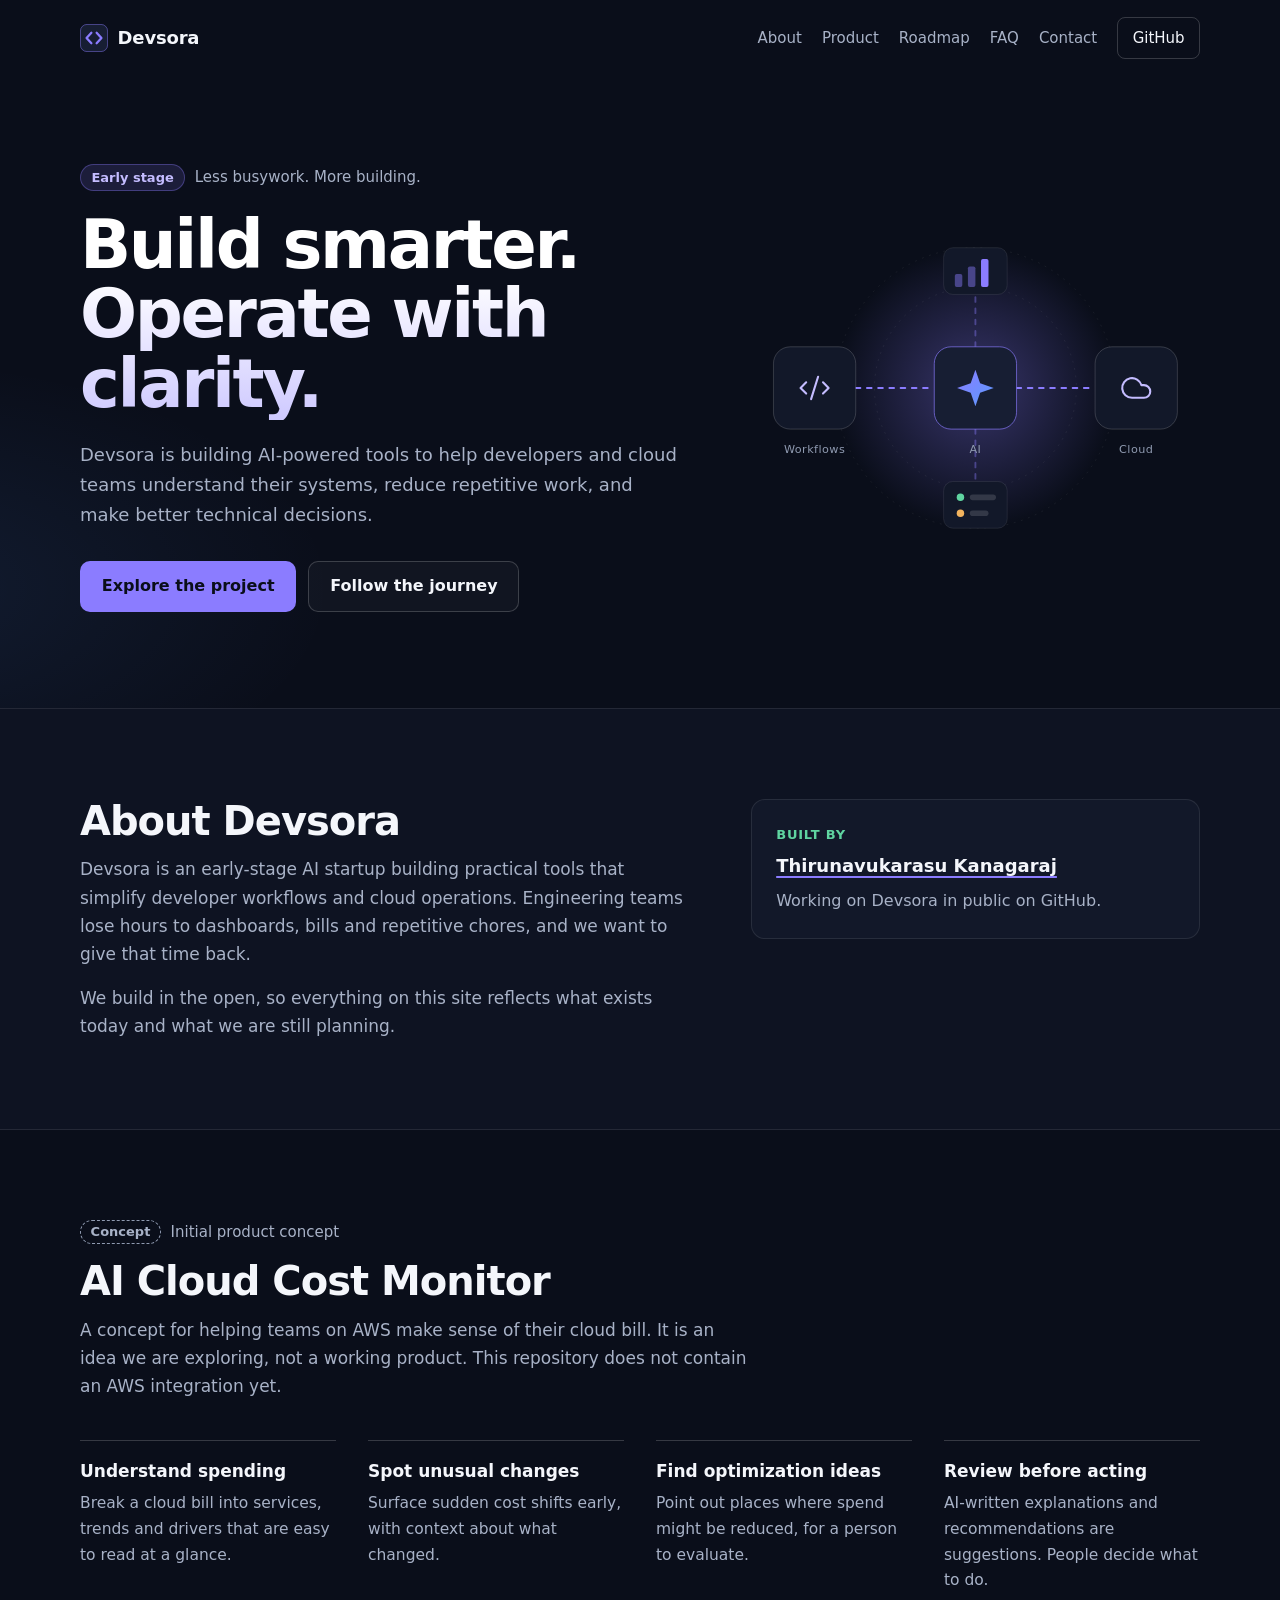
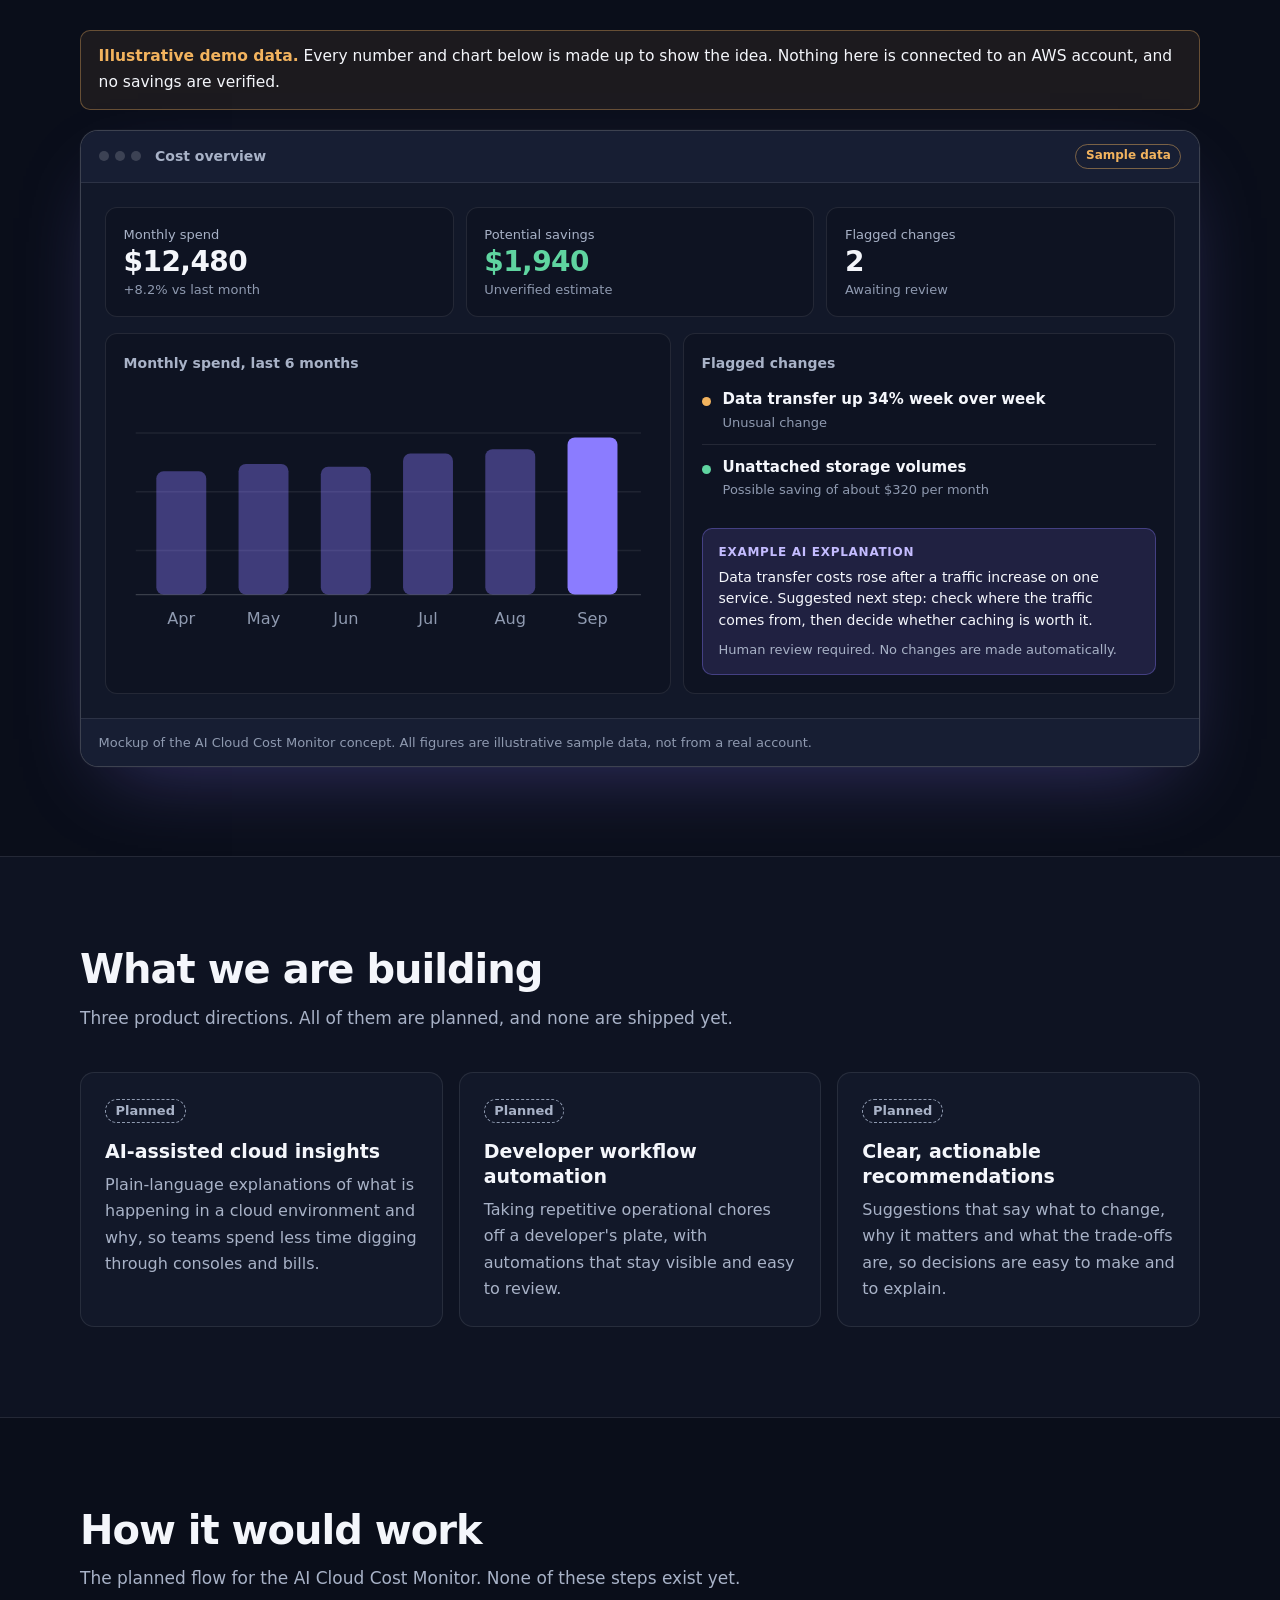
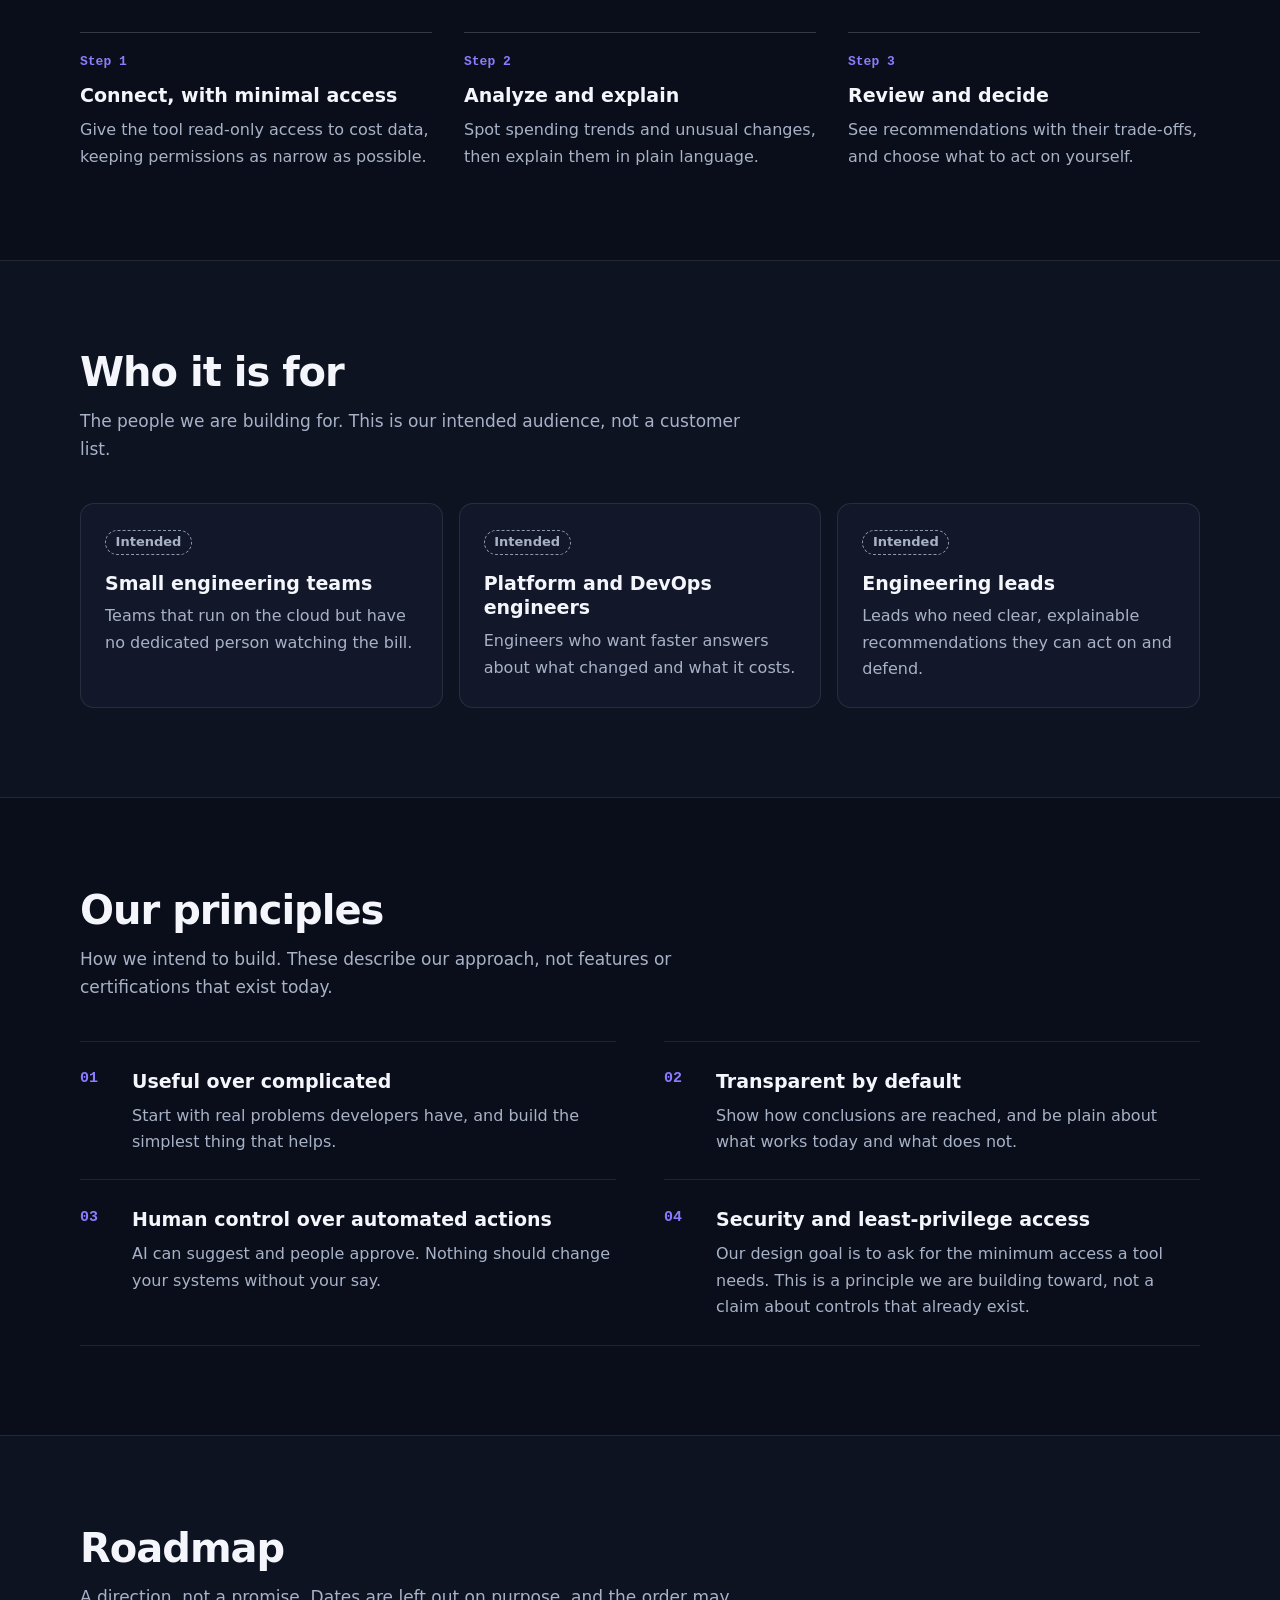
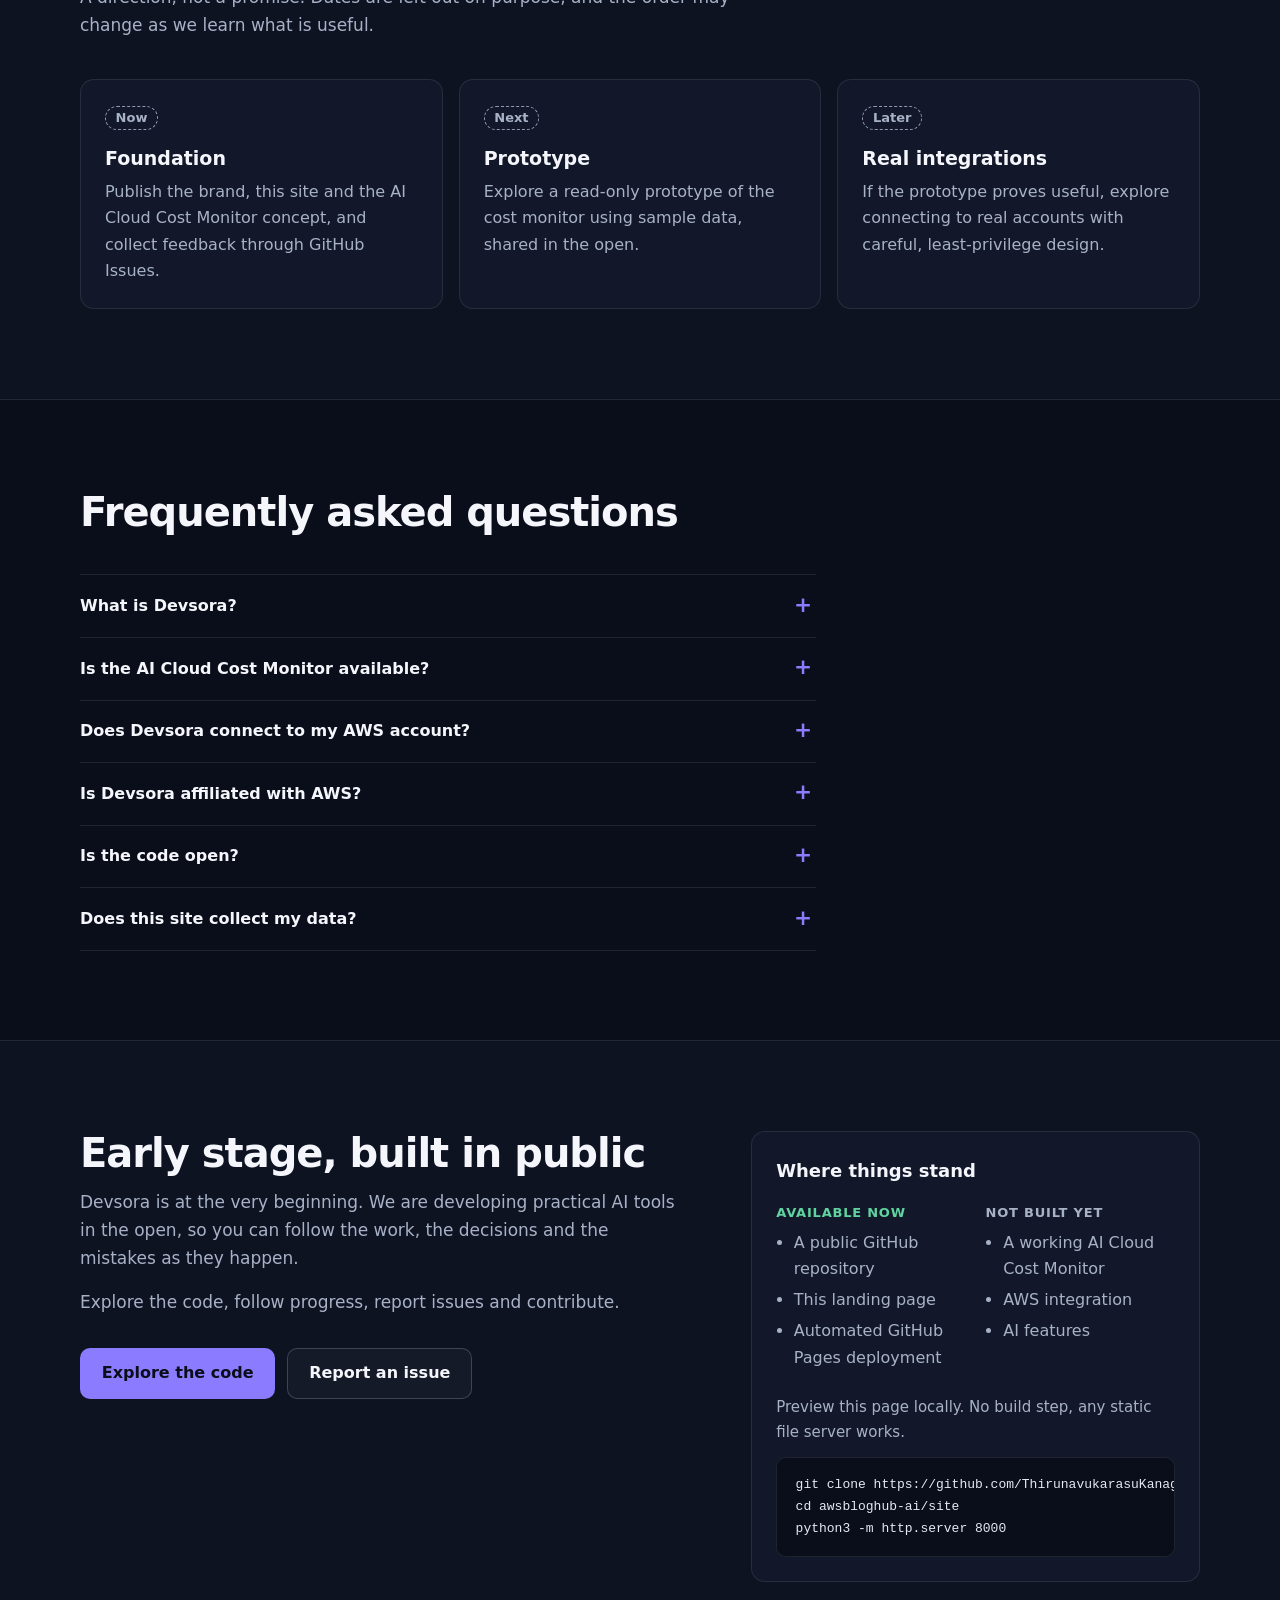
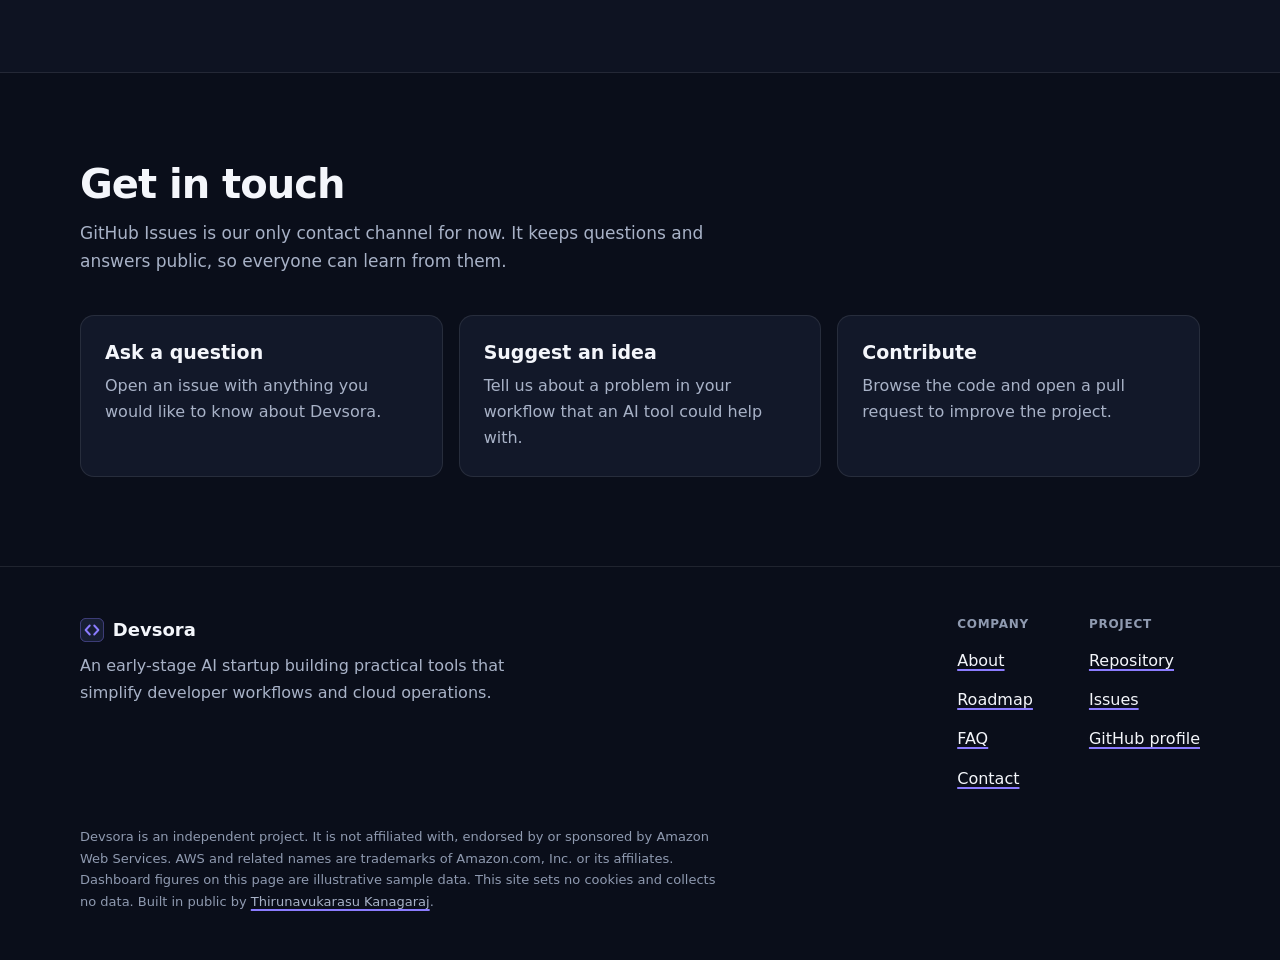
<file: site/index.html>
<!doctype html>
<html lang="en">
<head>
  <meta charset="utf-8">
  <meta name="viewport" content="width=device-width, initial-scale=1">
  <title>Devsora | Less busywork. More building.</title>
  <meta name="description" content="Devsora is an early-stage AI startup building practical tools that simplify developer workflows and cloud operations. Built in public.">
  <link rel="canonical" href="https://thirunavukarasukanagaraj.github.io/awsbloghub-ai/">
  <meta name="theme-color" content="#0A0E1A">
  <meta name="color-scheme" content="dark">
  <link rel="icon" href="assets/favicon.svg" type="image/svg+xml">

  <meta property="og:type" content="website">
  <meta property="og:site_name" content="Devsora">
  <meta property="og:title" content="Devsora | Less busywork. More building.">
  <meta property="og:description" content="An early-stage AI startup building practical tools for developers and cloud teams. Built in public.">
  <meta property="og:url" content="https://thirunavukarasukanagaraj.github.io/awsbloghub-ai/">
  <meta name="twitter:card" content="summary">
  <meta name="twitter:title" content="Devsora | Less busywork. More building.">
  <meta name="twitter:description" content="An early-stage AI startup building practical tools for developers and cloud teams. Built in public.">

  <link rel="stylesheet" href="assets/styles.css">
  <link rel="stylesheet" href="assets/company.css">

  <script type="application/ld+json">
  {
    "@context": "https://schema.org",
    "@type": "Organization",
    "name": "Devsora",
    "slogan": "Less busywork. More building.",
    "description": "An early-stage AI startup building practical tools that simplify developer workflows and cloud operations.",
    "url": "https://thirunavukarasukanagaraj.github.io/awsbloghub-ai/",
    "sameAs": ["https://github.com/ThirunavukarasuKanagaraj/awsbloghub-ai"]
  }
  </script>
</head>
<body>
  <a class="skip-link" href="#main">Skip to content</a>

  <header class="site-header">
    <div class="container header-inner">
      <a class="brand" href="#top" aria-label="Devsora, back to top">
        <svg class="brand-mark" width="28" height="28" viewBox="0 0 32 32" aria-hidden="true" focusable="false">
          <rect width="32" height="32" rx="8" fill="#171E33"/>
          <rect x="0.5" y="0.5" width="31" height="31" rx="7.5" fill="none" stroke="#8B7CFF" stroke-opacity="0.5"/>
          <path d="M13 10 7.5 16l5.5 6M19 10l5.5 6-5.5 6" fill="none" stroke="#8B7CFF" stroke-width="2.6" stroke-linecap="round" stroke-linejoin="round"/>
        </svg>
        <span>Devsora</span>
      </a>
      <nav aria-label="Primary">
        <ul class="nav-list">
          <li><a href="#about">About</a></li>
          <li><a href="#concept">Product</a></li>
          <li><a href="#roadmap">Roadmap</a></li>
          <li><a href="#faq">FAQ</a></li>
          <li><a href="#contact">Contact</a></li>
          <li><a class="nav-github" href="https://github.com/ThirunavukarasuKanagaraj/awsbloghub-ai">GitHub</a></li>
        </ul>
      </nav>
    </div>
  </header>

  <main id="main">
    <section class="hero" id="top" aria-labelledby="hero-title">
      <div class="container hero-grid">
        <div class="hero-copy">
          <p class="eyebrow"><span class="pill">Early stage</span> Less busywork. More building.</p>
          <h1 id="hero-title">Build smarter. Operate with clarity.</h1>
          <p class="lead">Devsora is building AI-powered tools to help developers and cloud teams understand their systems, reduce repetitive work, and make better technical decisions.</p>
          <div class="actions">
            <a class="btn btn-primary" href="https://github.com/ThirunavukarasuKanagaraj/awsbloghub-ai">Explore the project<span class="sr-only"> on GitHub</span></a>
            <a class="btn btn-ghost" href="https://github.com/ThirunavukarasuKanagaraj/awsbloghub-ai/issues">Follow the journey<span class="sr-only"> on GitHub Issues</span></a>
          </div>
        </div>

        <div class="hero-visual" aria-hidden="true">
          <svg viewBox="0 0 480 340" width="480" height="340" focusable="false">
            <defs>
              <linearGradient id="hv-grad" x1="0" y1="0" x2="1" y2="1">
                <stop offset="0" stop-color="#8B7CFF"/>
                <stop offset="1" stop-color="#5B9BFF"/>
              </linearGradient>
              <radialGradient id="hv-glow" cx="0.5" cy="0.5" r="0.5">
                <stop offset="0" stop-color="#8B7CFF" stop-opacity="0.35"/>
                <stop offset="1" stop-color="#8B7CFF" stop-opacity="0"/>
              </radialGradient>
            </defs>

            <circle cx="240" cy="170" r="150" fill="url(#hv-glow)"/>
            <circle class="hv-ring" cx="240" cy="170" r="108"/>
            <circle class="hv-ring" cx="240" cy="170" r="150"/>

            <path class="hv-link" d="M112 170H196"/>
            <path class="hv-link" d="M284 170H368"/>
            <path class="hv-link hv-link-soft" d="M240 126V70"/>
            <path class="hv-link hv-link-soft" d="M240 214V270"/>

            <g transform="translate(24 126)">
              <rect class="hv-tile" width="88" height="88" rx="18"/>
              <g transform="translate(26 26) scale(1.5)" class="hv-icon">
                <path d="m18 16 4-4-4-4"/>
                <path d="m6 8-4 4 4 4"/>
                <path d="m14.5 4-5 16"/>
              </g>
            </g>

            <g transform="translate(196 126)">
              <rect class="hv-tile hv-tile-main" width="88" height="88" rx="18"/>
              <path class="hv-spark" transform="translate(44 44) scale(1.4)" d="M0 -14 L3.6 -3.6 L14 0 L3.6 3.6 L0 14 L-3.6 3.6 L-14 0 L-3.6 -3.6 Z"/>
            </g>

            <g transform="translate(368 126)">
              <rect class="hv-tile" width="88" height="88" rx="18"/>
              <g transform="translate(26 26) scale(1.5)" class="hv-icon">
                <path d="M17.5 19H9a7 7 0 1 1 6.71-9h1.79a4.5 4.5 0 1 1 0 9Z"/>
              </g>
            </g>

            <g class="hv-mini" transform="translate(206 20)">
              <rect width="68" height="50" rx="10"/>
              <rect class="hv-bar" x="12" y="28" width="8" height="14" rx="2"/>
              <rect class="hv-bar" x="26" y="20" width="8" height="22" rx="2"/>
              <rect class="hv-bar hv-bar-hi" x="40" y="12" width="8" height="30" rx="2"/>
            </g>
            <g class="hv-mini" transform="translate(206 270)">
              <rect width="68" height="50" rx="10"/>
              <circle class="hv-dot" cx="18" cy="17" r="4"/>
              <rect class="hv-line" x="28" y="14" width="28" height="6" rx="3"/>
              <circle class="hv-dot hv-dot-dim" cx="18" cy="34" r="4"/>
              <rect class="hv-line" x="28" y="31" width="20" height="6" rx="3"/>
            </g>

            <text class="hv-label" x="68" y="240" text-anchor="middle">Workflows</text>
            <text class="hv-label" x="240" y="240" text-anchor="middle">AI</text>
            <text class="hv-label" x="412" y="240" text-anchor="middle">Cloud</text>
          </svg>
        </div>
      </div>
    </section>

    <section class="section" id="about" aria-labelledby="about-title">
      <div class="container about-grid">
        <div>
          <h2 id="about-title">About Devsora</h2>
          <p class="section-intro">Devsora is an early-stage AI startup building practical tools that simplify developer workflows and cloud operations. Engineering teams lose hours to dashboards, bills and repetitive chores, and we want to give that time back.</p>
          <p class="section-intro">We build in the open, so everything on this site reflects what exists today and what we are still planning.</p>
        </div>
        <div class="person">
          <p class="status-head">Built by</p>
          <p class="person-name"><a href="https://github.com/ThirunavukarasuKanagaraj">Thirunavukarasu Kanagaraj</a></p>
          <p>Working on Devsora in public on GitHub.</p>
        </div>
      </div>
    </section>

    <section class="section" id="concept" aria-labelledby="concept-title">
      <div class="container">
        <p class="kicker"><span class="tag tag-planned">Concept</span> Initial product concept</p>
        <h2 id="concept-title">AI Cloud Cost Monitor</h2>
        <p class="section-intro">A concept for helping teams on AWS make sense of their cloud bill. It is an idea we are exploring, not a working product. This repository does not contain an AWS integration yet.</p>

        <ul class="points">
          <li>
            <h3>Understand spending</h3>
            <p>Break a cloud bill into services, trends and drivers that are easy to read at a glance.</p>
          </li>
          <li>
            <h3>Spot unusual changes</h3>
            <p>Surface sudden cost shifts early, with context about what changed.</p>
          </li>
          <li>
            <h3>Find optimization ideas</h3>
            <p>Point out places where spend might be reduced, for a person to evaluate.</p>
          </li>
          <li>
            <h3>Review before acting</h3>
            <p>AI-written explanations and recommendations are suggestions. People decide what to do.</p>
          </li>
        </ul>

        <p class="notice" role="note"><strong>Illustrative demo data.</strong> Every number and chart below is made up to show the idea. Nothing here is connected to an AWS account, and no savings are verified.</p>

        <figure class="dash" aria-labelledby="dash-caption">
          <div class="dash-bar">
            <span class="dots" aria-hidden="true"><i></i><i></i><i></i></span>
            <span class="dash-title">Cost overview</span>
            <span class="chip">Sample data</span>
          </div>

          <div class="dash-body">
            <dl class="stats">
              <div class="stat">
                <dt>Monthly spend</dt>
                <dd class="stat-value">$12,480</dd>
                <dd class="stat-note">+8.2% vs last month</dd>
              </div>
              <div class="stat">
                <dt>Potential savings</dt>
                <dd class="stat-value stat-good">$1,940</dd>
                <dd class="stat-note">Unverified estimate</dd>
              </div>
              <div class="stat">
                <dt>Flagged changes</dt>
                <dd class="stat-value">2</dd>
                <dd class="stat-note">Awaiting review</dd>
              </div>
            </dl>

            <div class="dash-grid">
              <div class="dash-panel">
                <h3 class="panel-title">Monthly spend, last 6 months</h3>
                <svg class="chart" viewBox="0 0 360 170" role="img" aria-label="Bar chart of illustrative monthly spend rising from about 9.8 thousand dollars in April to 12.5 thousand dollars in September.">
                  <g class="chart-grid">
                    <line x1="8" y1="30" x2="352" y2="30"/>
                    <line x1="8" y1="70" x2="352" y2="70"/>
                    <line x1="8" y1="110" x2="352" y2="110"/>
                    <line x1="8" y1="140" x2="352" y2="140" class="chart-base"/>
                  </g>
                  <g class="chart-bars">
                    <rect x="22" y="56" width="34" height="84" rx="5"/>
                    <rect x="78" y="51" width="34" height="89" rx="5"/>
                    <rect x="134" y="53" width="34" height="87" rx="5"/>
                    <rect x="190" y="44" width="34" height="96" rx="5"/>
                    <rect x="246" y="41" width="34" height="99" rx="5"/>
                    <rect x="302" y="33" width="34" height="107" rx="5" class="bar-hi"/>
                  </g>
                  <g class="chart-labels" text-anchor="middle">
                    <text x="39" y="160">Apr</text>
                    <text x="95" y="160">May</text>
                    <text x="151" y="160">Jun</text>
                    <text x="207" y="160">Jul</text>
                    <text x="263" y="160">Aug</text>
                    <text x="319" y="160">Sep</text>
                  </g>
                </svg>
              </div>

              <div class="dash-panel">
                <h3 class="panel-title">Flagged changes</h3>
                <ul class="flags">
                  <li>
                    <span class="flag-dot flag-warn" aria-hidden="true"></span>
                    <div>
                      <p class="flag-title">Data transfer up 34% week over week</p>
                      <p class="flag-meta">Unusual change</p>
                    </div>
                  </li>
                  <li>
                    <span class="flag-dot flag-good" aria-hidden="true"></span>
                    <div>
                      <p class="flag-title">Unattached storage volumes</p>
                      <p class="flag-meta">Possible saving of about $320 per month</p>
                    </div>
                  </li>
                </ul>
                <div class="ai-note">
                  <p class="ai-label">Example AI explanation</p>
                  <p>Data transfer costs rose after a traffic increase on one service. Suggested next step: check where the traffic comes from, then decide whether caching is worth it.</p>
                  <p class="ai-review">Human review required. No changes are made automatically.</p>
                </div>
              </div>
            </div>
          </div>

          <figcaption id="dash-caption">Mockup of the AI Cloud Cost Monitor concept. All figures are illustrative sample data, not from a real account.</figcaption>
        </figure>
      </div>
    </section>

    <section class="section band" id="building" aria-labelledby="building-title">
      <div class="container">
        <h2 id="building-title">What we are building</h2>
        <p class="section-intro">Three product directions. All of them are planned, and none are shipped yet.</p>

        <ul class="cards">
          <li class="card">
            <span class="tag tag-planned">Planned</span>
            <h3>AI-assisted cloud insights</h3>
            <p>Plain-language explanations of what is happening in a cloud environment and why, so teams spend less time digging through consoles and bills.</p>
          </li>
          <li class="card">
            <span class="tag tag-planned">Planned</span>
            <h3>Developer workflow automation</h3>
            <p>Taking repetitive operational chores off a developer's plate, with automations that stay visible and easy to review.</p>
          </li>
          <li class="card">
            <span class="tag tag-planned">Planned</span>
            <h3>Clear, actionable recommendations</h3>
            <p>Suggestions that say what to change, why it matters and what the trade-offs are, so decisions are easy to make and to explain.</p>
          </li>
        </ul>
      </div>
    </section>

    <section class="section" id="how" aria-labelledby="how-title">
      <div class="container">
        <h2 id="how-title">How it would work</h2>
        <p class="section-intro">The planned flow for the AI Cloud Cost Monitor. None of these steps exist yet.</p>
        <ol class="steps">
          <li>
            <h3>Connect, with minimal access</h3>
            <p>Give the tool read-only access to cost data, keeping permissions as narrow as possible.</p>
          </li>
          <li>
            <h3>Analyze and explain</h3>
            <p>Spot spending trends and unusual changes, then explain them in plain language.</p>
          </li>
          <li>
            <h3>Review and decide</h3>
            <p>See recommendations with their trade-offs, and choose what to act on yourself.</p>
          </li>
        </ol>
      </div>
    </section>

    <section class="section band" id="audience" aria-labelledby="audience-title">
      <div class="container">
        <h2 id="audience-title">Who it is for</h2>
        <p class="section-intro">The people we are building for. This is our intended audience, not a customer list.</p>
        <ul class="cards">
          <li class="card">
            <span class="tag">Intended</span>
            <h3>Small engineering teams</h3>
            <p>Teams that run on the cloud but have no dedicated person watching the bill.</p>
          </li>
          <li class="card">
            <span class="tag">Intended</span>
            <h3>Platform and DevOps engineers</h3>
            <p>Engineers who want faster answers about what changed and what it costs.</p>
          </li>
          <li class="card">
            <span class="tag">Intended</span>
            <h3>Engineering leads</h3>
            <p>Leads who need clear, explainable recommendations they can act on and defend.</p>
          </li>
        </ul>
      </div>
    </section>

    <section class="section" id="principles" aria-labelledby="principles-title">
      <div class="container">
        <h2 id="principles-title">Our principles</h2>
        <p class="section-intro">How we intend to build. These describe our approach, not features or certifications that exist today.</p>

        <ol class="principles">
          <li>
            <h3>Useful over complicated</h3>
            <p>Start with real problems developers have, and build the simplest thing that helps.</p>
          </li>
          <li>
            <h3>Transparent by default</h3>
            <p>Show how conclusions are reached, and be plain about what works today and what does not.</p>
          </li>
          <li>
            <h3>Human control over automated actions</h3>
            <p>AI can suggest and people approve. Nothing should change your systems without your say.</p>
          </li>
          <li>
            <h3>Security and least-privilege access</h3>
            <p>Our design goal is to ask for the minimum access a tool needs. This is a principle we are building toward, not a claim about controls that already exist.</p>
          </li>
        </ol>
      </div>
    </section>

    <section class="section band" id="roadmap" aria-labelledby="roadmap-title">
      <div class="container">
        <h2 id="roadmap-title">Roadmap</h2>
        <p class="section-intro">A direction, not a promise. Dates are left out on purpose, and the order may change as we learn what is useful.</p>
        <ul class="cards">
          <li class="card">
            <span class="tag">Now</span>
            <h3>Foundation</h3>
            <p>Publish the brand, this site and the AI Cloud Cost Monitor concept, and collect feedback through GitHub Issues.</p>
          </li>
          <li class="card">
            <span class="tag tag-planned">Next</span>
            <h3>Prototype</h3>
            <p>Explore a read-only prototype of the cost monitor using sample data, shared in the open.</p>
          </li>
          <li class="card">
            <span class="tag tag-planned">Later</span>
            <h3>Real integrations</h3>
            <p>If the prototype proves useful, explore connecting to real accounts with careful, least-privilege design.</p>
          </li>
        </ul>
      </div>
    </section>

    <section class="section" id="faq" aria-labelledby="faq-title">
      <div class="container">
        <h2 id="faq-title">Frequently asked questions</h2>
        <div class="faq">
          <details>
            <summary>What is Devsora?</summary>
            <p>An early-stage startup building AI-powered tools for developers and cloud teams, with the goal of reducing repetitive work and making technical decisions clearer.</p>
          </details>
          <details>
            <summary>Is the AI Cloud Cost Monitor available?</summary>
            <p>No. It is a concept. The dashboard on this page uses made-up sample data, and there is no working AI or AWS integration yet.</p>
          </details>
          <details>
            <summary>Does Devsora connect to my AWS account?</summary>
            <p>No. Nothing connects to any account today.</p>
          </details>
          <details>
            <summary>Is Devsora affiliated with AWS?</summary>
            <p>No. Devsora is independent and is not affiliated with, endorsed by or sponsored by Amazon Web Services.</p>
          </details>
          <details>
            <summary>Is the code open?</summary>
            <p>The repository is public on GitHub. A license has not been added yet.</p>
          </details>
          <details>
            <summary>Does this site collect my data?</summary>
            <p>No. This page has no forms, cookies or analytics scripts.</p>
          </details>
        </div>
      </div>
    </section>

    <section class="section band" id="open" aria-labelledby="open-title">
      <div class="container open-grid">
        <div>
          <h2 id="open-title">Early stage, built in public</h2>
          <p class="section-intro">Devsora is at the very beginning. We are developing practical AI tools in the open, so you can follow the work, the decisions and the mistakes as they happen.</p>
          <p class="section-intro">Explore the code, follow progress, report issues and contribute.</p>
          <div class="actions">
            <a class="btn btn-primary" href="https://github.com/ThirunavukarasuKanagaraj/awsbloghub-ai">Explore the code<span class="sr-only"> on GitHub</span></a>
            <a class="btn btn-ghost" href="https://github.com/ThirunavukarasuKanagaraj/awsbloghub-ai/issues/new">Report an issue<span class="sr-only"> on GitHub</span></a>
          </div>
        </div>

        <div class="status">
          <h3>Where things stand</h3>
          <div class="status-cols">
            <div>
              <p class="status-head">Available now</p>
              <ul>
                <li>A public GitHub repository</li>
                <li>This landing page</li>
                <li>Automated GitHub Pages deployment</li>
              </ul>
            </div>
            <div>
              <p class="status-head status-head-planned">Not built yet</p>
              <ul>
                <li>A working AI Cloud Cost Monitor</li>
                <li>AWS integration</li>
                <li>AI features</li>
              </ul>
            </div>
          </div>
          <p class="status-sub">Preview this page locally. No build step, any static file server works.</p>
<pre tabindex="0" aria-label="Commands to preview the site locally"><code>git clone https://github.com/ThirunavukarasuKanagaraj/awsbloghub-ai.git
cd awsbloghub-ai/site
python3 -m http.server 8000</code></pre>
        </div>
      </div>
    </section>
    <section class="section" id="contact" aria-labelledby="contact-title">
      <div class="container">
        <h2 id="contact-title">Get in touch</h2>
        <p class="section-intro">GitHub Issues is our only contact channel for now. It keeps questions and answers public, so everyone can learn from them.</p>
        <ul class="cards">
          <li class="card card-link">
            <h3><a href="https://github.com/ThirunavukarasuKanagaraj/awsbloghub-ai/issues/new">Ask a question</a></h3>
            <p>Open an issue with anything you would like to know about Devsora.</p>
          </li>
          <li class="card card-link">
            <h3><a href="https://github.com/ThirunavukarasuKanagaraj/awsbloghub-ai/issues/new">Suggest an idea</a></h3>
            <p>Tell us about a problem in your workflow that an AI tool could help with.</p>
          </li>
          <li class="card card-link">
            <h3><a href="https://github.com/ThirunavukarasuKanagaraj/awsbloghub-ai">Contribute</a></h3>
            <p>Browse the code and open a pull request to improve the project.</p>
          </li>
        </ul>
      </div>
    </section>
  </main>

  <footer class="site-footer">
    <div class="container footer-inner">
      <div class="footer-brand">
        <p class="footer-name">
          <svg width="24" height="24" viewBox="0 0 32 32" aria-hidden="true" focusable="false">
            <rect width="32" height="32" rx="8" fill="#171E33"/>
            <rect x="0.5" y="0.5" width="31" height="31" rx="7.5" fill="none" stroke="#8B7CFF" stroke-opacity="0.5"/>
            <path d="M13 10 7.5 16l5.5 6M19 10l5.5 6-5.5 6" fill="none" stroke="#8B7CFF" stroke-width="2.6" stroke-linecap="round" stroke-linejoin="round"/>
          </svg>
          Devsora
        </p>
        <p class="footer-desc">An early-stage AI startup building practical tools that simplify developer workflows and cloud operations.</p>
      </div>
      <div class="footer-cols">
        <nav aria-label="Footer company">
          <p class="footer-head">Company</p>
          <ul class="footer-links">
            <li><a href="#about">About</a></li>
            <li><a href="#roadmap">Roadmap</a></li>
            <li><a href="#faq">FAQ</a></li>
            <li><a href="#contact">Contact</a></li>
          </ul>
        </nav>
        <nav aria-label="Footer project">
          <p class="footer-head">Project</p>
          <ul class="footer-links">
            <li><a href="https://github.com/ThirunavukarasuKanagaraj/awsbloghub-ai">Repository</a></li>
            <li><a href="https://github.com/ThirunavukarasuKanagaraj/awsbloghub-ai/issues">Issues</a></li>
            <li><a href="https://github.com/ThirunavukarasuKanagaraj">GitHub profile</a></li>
          </ul>
        </nav>
      </div>
      <p class="disclaimer">Devsora is an independent project. It is not affiliated with, endorsed by or sponsored by Amazon Web Services. AWS and related names are trademarks of Amazon.com, Inc. or its affiliates. Dashboard figures on this page are illustrative sample data. This site sets no cookies and collects no data. Built in public by <a href="https://github.com/ThirunavukarasuKanagaraj">Thirunavukarasu Kanagaraj</a>.</p>
    </div>
  </footer>
</body>
</html>
</file>
<file: site/assets/styles.css>
/* Devsora landing page. Static, no build step, no external requests. */

:root {
  --bg: #0A0E1A;
  --bg-2: #0E1322;
  --surface: #121829;
  --surface-2: #171E33;
  --line: rgba(255, 255, 255, 0.09);
  --line-strong: rgba(255, 255, 255, 0.18);
  --text: #F4F6FB;
  --muted: #A8B2C7;
  --dim: #8F9AB0;
  --accent: #8B7CFF;
  --accent-2: #5B9BFF;
  --accent-ink: #0A0E1A;
  --accent-soft: rgba(139, 124, 255, 0.14);
  --good: #5FD4A0;
  --warn: #F2B35E;
  --focus: #C4BCFF;
  --radius: 14px;

  --font-sans: ui-sans-serif, system-ui, -apple-system, "Segoe UI", Roboto, "Helvetica Neue", Arial, sans-serif;
  --font-mono: ui-monospace, SFMono-Regular, Menlo, Consolas, "Liberation Mono", monospace;
}

*, *::before, *::after { box-sizing: border-box; }

html {
  -webkit-text-size-adjust: 100%;
  scroll-padding-top: 1rem;
  color-scheme: dark;
}
@media (prefers-reduced-motion: no-preference) {
  html { scroll-behavior: smooth; }
}

body {
  margin: 0;
  font-family: var(--font-sans);
  font-size: 1rem;
  line-height: 1.65;
  color: var(--text);
  background:
    radial-gradient(60rem 28rem at 85% -8%, rgba(139, 124, 255, 0.16), transparent 62%),
    radial-gradient(48rem 24rem at -10% 8%, rgba(91, 155, 255, 0.1), transparent 60%),
    var(--bg);
  background-repeat: no-repeat;
}

h1, h2, h3, p, ul, ol, dl, dd, figure { margin-top: 0; }

a {
  color: var(--text);
  text-decoration-color: var(--accent);
  text-decoration-thickness: 2px;
  text-underline-offset: 0.2em;
}
a:hover { text-decoration-color: var(--text); }

:focus-visible {
  outline: 3px solid var(--focus);
  outline-offset: 3px;
  border-radius: 4px;
}

.container {
  width: min(1120px, 100% - 2.5rem);
  margin-inline: auto;
}

.sr-only {
  position: absolute;
  width: 1px;
  height: 1px;
  padding: 0;
  margin: -1px;
  overflow: hidden;
  clip: rect(0, 0, 0, 0);
  white-space: nowrap;
  border: 0;
}

.skip-link {
  position: absolute;
  left: 0.75rem;
  top: -4rem;
  z-index: 10;
  padding: 0.6rem 1rem;
  background: var(--accent);
  color: var(--accent-ink);
  font-weight: 700;
  border-radius: 8px;
}
.skip-link:focus { top: 0.75rem; }

/* Header */
.header-inner {
  display: flex;
  flex-wrap: wrap;
  align-items: center;
  justify-content: space-between;
  gap: 0.5rem 1.5rem;
  padding-block: 1rem;
}
.brand {
  display: inline-flex;
  align-items: center;
  gap: 0.6rem;
  font-weight: 700;
  font-size: 1.125rem;
  letter-spacing: -0.01em;
  text-decoration: none;
}
.nav-list {
  display: flex;
  flex-wrap: wrap;
  align-items: center;
  gap: 0.15rem 1.25rem;
  margin: 0;
  padding: 0;
  list-style: none;
}
.nav-list a {
  display: inline-block;
  padding: 0.6rem 0;
  color: var(--muted);
  font-size: 0.9375rem;
  font-weight: 500;
  text-decoration: none;
}
.nav-list a:hover { color: var(--text); }
.nav-list .nav-github {
  padding: 0.5rem 0.9rem;
  color: var(--text);
  border: 1px solid var(--line-strong);
  border-radius: 8px;
}
.nav-list .nav-github:hover { border-color: var(--accent); }

/* Hero */
.hero { padding-block: clamp(2.5rem, 7vw, 5.5rem) clamp(3rem, 8vw, 6rem); }
.hero-grid {
  display: grid;
  grid-template-columns: minmax(0, 1fr);
  gap: 3rem;
  align-items: center;
}
.eyebrow {
  display: flex;
  flex-wrap: wrap;
  align-items: center;
  gap: 0.6rem;
  margin-bottom: 1.25rem;
  color: var(--muted);
  font-size: 0.9375rem;
  font-weight: 500;
}
.pill {
  padding: 0.1rem 0.65rem;
  color: var(--focus);
  background: var(--accent-soft);
  border: 1px solid rgba(139, 124, 255, 0.35);
  border-radius: 999px;
  font-size: 0.8125rem;
  font-weight: 600;
}
.hero h1 {
  max-width: 14ch;
  margin-bottom: 1.25rem;
  font-size: clamp(2.4rem, 6.4vw, 4.2rem);
  line-height: 1.04;
  font-weight: 750;
  letter-spacing: -0.035em;
  background: linear-gradient(180deg, #FFFFFF 30%, #B9B2FF 130%);
  -webkit-background-clip: text;
  background-clip: text;
  color: transparent;
}
.lead {
  max-width: 56ch;
  margin-bottom: 2rem;
  color: var(--muted);
  font-size: 1.125rem;
}

.actions { display: flex; flex-wrap: wrap; gap: 0.75rem; }
.btn {
  display: inline-flex;
  align-items: center;
  justify-content: center;
  min-height: 46px;
  padding: 0.7rem 1.3rem;
  border: 1px solid transparent;
  border-radius: 10px;
  font-weight: 600;
  text-decoration: none;
  transition: background-color 0.15s ease, border-color 0.15s ease, transform 0.15s ease;
}
.btn-primary { background: var(--accent); color: var(--accent-ink); }
.btn-primary:hover { background: #A094FF; }
.btn-ghost { color: var(--text); border-color: var(--line-strong); background: rgba(255, 255, 255, 0.03); }
.btn-ghost:hover { border-color: var(--accent); background: var(--accent-soft); }

/* Hero visual */
.hero-visual svg { display: block; width: 100%; height: auto; max-width: 520px; margin-inline: auto; }
.hv-ring { fill: none; stroke: rgba(255, 255, 255, 0.07); stroke-dasharray: 2 6; }
.hv-link { fill: none; stroke: var(--accent); stroke-width: 2; stroke-linecap: round; stroke-dasharray: 5 7; }
.hv-link-soft { stroke: rgba(139, 124, 255, 0.4); }
.hv-tile { fill: var(--surface); stroke: var(--line-strong); }
.hv-tile-main { fill: var(--surface-2); stroke: rgba(139, 124, 255, 0.7); }
.hv-icon { fill: none; stroke: var(--focus); stroke-width: 1.5; stroke-linecap: round; stroke-linejoin: round; }
.hv-spark { fill: url(#hv-grad); }
.hv-mini rect:first-child { fill: var(--surface); stroke: var(--line); }
.hv-bar { fill: rgba(139, 124, 255, 0.45); }
.hv-bar-hi { fill: var(--accent); }
.hv-dot { fill: var(--good); }
.hv-dot-dim { fill: var(--warn); }
.hv-line { fill: rgba(255, 255, 255, 0.14); }
.hv-label { fill: var(--dim); font-family: var(--font-sans); font-size: 12px; font-weight: 500; letter-spacing: 0.04em; }

@media (prefers-reduced-motion: no-preference) {
  .hv-link { animation: hv-flow 2.4s linear infinite; }
  .hv-spark { transform-box: fill-box; transform-origin: center; animation: hv-pulse 3.2s ease-in-out infinite; }
}
@keyframes hv-flow { to { stroke-dashoffset: -24; } }
@keyframes hv-pulse { 50% { transform: translate(44px, 44px) scale(1.55); opacity: 0.85; } }

/* Sections */
.section { padding-block: clamp(3rem, 7vw, 5.5rem); }
.band {
  background: var(--bg-2);
  border-block: 1px solid var(--line);
}
.section h2 {
  margin-bottom: 0.75rem;
  font-size: clamp(1.7rem, 3.6vw, 2.5rem);
  line-height: 1.12;
  font-weight: 700;
  letter-spacing: -0.025em;
}
.section-intro {
  max-width: 62ch;
  margin-bottom: 1rem;
  color: var(--muted);
  font-size: 1.0625rem;
}
.kicker {
  display: flex;
  flex-wrap: wrap;
  align-items: center;
  gap: 0.6rem;
  margin-bottom: 0.9rem;
  color: var(--muted);
  font-size: 0.9375rem;
  font-weight: 500;
}

/* Tags: dashed = planned or concept, nothing here is shipped */
.tag {
  display: inline-block;
  padding: 0.05rem 0.6rem;
  border: 1px dashed var(--dim);
  border-radius: 999px;
  color: var(--muted);
  font-size: 0.8125rem;
  font-weight: 600;
  line-height: 1.6;
}

/* Concept points */
.points {
  display: grid;
  grid-template-columns: minmax(0, 1fr);
  gap: 1.5rem;
  margin: 2.25rem 0;
  padding: 0;
  list-style: none;
}
.points li { padding-top: 1rem; border-top: 1px solid var(--line-strong); }
.points h3 { margin-bottom: 0.4rem; font-size: 1.0625rem; font-weight: 650; }
.points p { margin: 0; color: var(--muted); font-size: 0.9688rem; }

.notice {
  max-width: none;
  margin: 0 0 1.25rem;
  padding: 0.85rem 1.1rem;
  color: var(--text);
  background: rgba(242, 179, 94, 0.08);
  border: 1px solid rgba(242, 179, 94, 0.35);
  border-radius: 10px;
  font-size: 0.9688rem;
}
.notice strong { color: var(--warn); }

/* Dashboard mockup */
.dash {
  margin: 0;
  overflow: hidden;
  background: var(--surface);
  border: 1px solid var(--line-strong);
  border-radius: 18px;
  box-shadow: 0 30px 80px -30px rgba(139, 124, 255, 0.35), 0 0 0 1px rgba(255, 255, 255, 0.02);
}
.dash-bar {
  display: flex;
  align-items: center;
  gap: 0.9rem;
  padding: 0.8rem 1.1rem;
  background: var(--surface-2);
  border-bottom: 1px solid var(--line);
}
.dots { display: inline-flex; gap: 6px; }
.dots i { width: 10px; height: 10px; border-radius: 50%; background: rgba(255, 255, 255, 0.16); }
.dash-title { font-size: 0.875rem; font-weight: 600; color: var(--muted); }
.chip {
  margin-left: auto;
  padding: 0.1rem 0.6rem;
  color: var(--warn);
  border: 1px solid rgba(242, 179, 94, 0.45);
  border-radius: 999px;
  font-size: 0.75rem;
  font-weight: 600;
}
.dash-body { padding: clamp(1rem, 3vw, 1.5rem); }

.stats {
  display: grid;
  grid-template-columns: minmax(0, 1fr);
  gap: 0.75rem;
  margin: 0 0 1rem;
}
.stat {
  padding: 1rem 1.1rem;
  background: var(--bg-2);
  border: 1px solid var(--line);
  border-radius: 12px;
}
.stat dt { color: var(--muted); font-size: 0.8125rem; font-weight: 500; }
.stat dd { margin: 0; }
.stat-value { margin-top: 0.15rem; font-size: 1.75rem; font-weight: 700; letter-spacing: -0.02em; line-height: 1.2; }
.stat-good { color: var(--good); }
.stat-note { margin-top: 0.1rem; color: var(--dim); font-size: 0.8125rem; }

.dash-grid { display: grid; grid-template-columns: minmax(0, 1fr); gap: 0.75rem; }
.dash-panel {
  min-width: 0;
  padding: 1.1rem;
  background: var(--bg-2);
  border: 1px solid var(--line);
  border-radius: 12px;
}
.panel-title { margin-bottom: 0.9rem; color: var(--muted); font-size: 0.875rem; font-weight: 600; }

.chart { display: block; width: 100%; height: auto; }
.chart-grid line { stroke: rgba(255, 255, 255, 0.07); }
.chart-grid .chart-base { stroke: rgba(255, 255, 255, 0.18); }
.chart-bars rect { fill: rgba(139, 124, 255, 0.4); }
.chart-bars .bar-hi { fill: var(--accent); }
.chart-labels text { fill: var(--dim); font-family: var(--font-sans); font-size: 11px; }

.flags { margin: 0 0 1rem; padding: 0; list-style: none; }
.flags li { display: flex; gap: 0.75rem; padding: 0.7rem 0; border-top: 1px solid var(--line); }
.flags li:first-child { border-top: 0; padding-top: 0; }
.flag-dot { flex: none; width: 9px; height: 9px; margin-top: 0.5rem; border-radius: 50%; }
.flag-warn { background: var(--warn); }
.flag-good { background: var(--good); }
.flag-title { margin: 0; font-size: 0.9375rem; font-weight: 600; line-height: 1.4; }
.flag-meta { margin: 0.1rem 0 0; color: var(--dim); font-size: 0.8125rem; }

.ai-note {
  padding: 0.9rem 1rem;
  background: var(--accent-soft);
  border: 1px solid rgba(139, 124, 255, 0.35);
  border-radius: 10px;
}
.ai-note p { margin: 0; color: var(--text); font-size: 0.875rem; line-height: 1.55; }
.ai-note .ai-label { margin-bottom: 0.3rem; color: var(--focus); font-size: 0.75rem; font-weight: 700; letter-spacing: 0.06em; text-transform: uppercase; }
.ai-note .ai-review { margin-top: 0.5rem; color: var(--muted); font-size: 0.8125rem; }

.dash figcaption {
  padding: 0.8rem 1.1rem;
  color: var(--dim);
  background: var(--surface-2);
  border-top: 1px solid var(--line);
  font-size: 0.8125rem;
}

/* Feature cards */
.cards {
  display: grid;
  grid-template-columns: minmax(0, 1fr);
  gap: 1rem;
  margin: 2.25rem 0 0;
  padding: 0;
  list-style: none;
}
.card {
  padding: 1.5rem;
  background: var(--surface);
  border: 1px solid var(--line);
  border-radius: var(--radius);
  transition: border-color 0.2s ease, transform 0.2s ease;
}
.card:hover { border-color: rgba(139, 124, 255, 0.5); }
.card .tag { margin-bottom: 1rem; }
.card h3 { margin-bottom: 0.5rem; font-size: 1.1875rem; font-weight: 650; line-height: 1.3; }
.card p { margin: 0; color: var(--muted); }

/* Principles */
.principles {
  display: grid;
  grid-template-columns: minmax(0, 1fr);
  gap: 0;
  margin: 2.25rem 0 0;
  padding: 0;
  list-style: none;
  counter-reset: principle;
  border-bottom: 1px solid var(--line);
}
.principles li {
  position: relative;
  padding: 1.5rem 0 1.5rem 3.25rem;
  border-top: 1px solid var(--line);
  counter-increment: principle;
}
.principles li::before {
  content: counter(principle, decimal-leading-zero);
  position: absolute;
  left: 0;
  top: 1.6rem;
  color: var(--accent);
  font-family: var(--font-mono);
  font-size: 0.9375rem;
  font-weight: 600;
}
.principles h3 { margin-bottom: 0.35rem; font-size: 1.1875rem; font-weight: 650; }
.principles p { margin: 0; color: var(--muted); max-width: 58ch; }

/* Build in public */
.open-grid { display: grid; grid-template-columns: minmax(0, 1fr); gap: 2.5rem; align-items: start; }
.open-grid .actions { margin-top: 1.75rem; }
.status {
  padding: 1.5rem;
  background: var(--surface);
  border: 1px solid var(--line);
  border-radius: var(--radius);
}
.status h3 { margin-bottom: 1rem; font-size: 1.125rem; font-weight: 650; }
.status-cols { display: grid; grid-template-columns: minmax(0, 1fr); gap: 1.25rem; }
.status-head { margin-bottom: 0.4rem; color: var(--good); font-size: 0.8125rem; font-weight: 700; letter-spacing: 0.06em; text-transform: uppercase; }
.status-head-planned { color: var(--muted); }
.status ul { margin: 0; padding-left: 1.1rem; color: var(--muted); }
.status li + li { margin-top: 0.3rem; }
.status-sub { margin: 1.5rem 0 0; color: var(--muted); font-size: 0.9375rem; }
pre {
  margin: 0.75rem 0 0;
  padding: 1rem 1.15rem;
  overflow-x: auto;
  color: #E4E9F4;
  background: var(--bg);
  border: 1px solid var(--line);
  border-radius: 10px;
  font-family: var(--font-mono);
  font-size: 0.8125rem;
  line-height: 1.7;
}
code { font-family: var(--font-mono); }

/* Footer */
.site-footer { padding-block: 3rem; border-top: 1px solid var(--line); }
.footer-inner { display: grid; grid-template-columns: minmax(0, 1fr); gap: 1.75rem; }
.footer-name { display: flex; align-items: center; gap: 0.55rem; margin-bottom: 0.5rem; font-size: 1.125rem; font-weight: 700; }
.footer-desc { max-width: 44ch; margin: 0; color: var(--muted); }
.footer-links { display: flex; flex-wrap: wrap; gap: 0.25rem 1.5rem; margin: 0; padding: 0; list-style: none; }
.footer-links a { display: inline-block; padding: 0.4rem 0; color: var(--text); }
.disclaimer { max-width: 78ch; margin: 0; color: var(--dim); font-size: 0.8125rem; }
.disclaimer a { color: var(--muted); }

/* Wider screens */
@media (min-width: 640px) {
  .points { grid-template-columns: repeat(2, minmax(0, 1fr)); gap: 1.5rem 2rem; }
  .stats { grid-template-columns: repeat(3, minmax(0, 1fr)); }
  .status-cols { grid-template-columns: repeat(2, minmax(0, 1fr)); }
}

@media (min-width: 800px) {
  .cards { grid-template-columns: repeat(3, minmax(0, 1fr)); }
  .principles { grid-template-columns: repeat(2, minmax(0, 1fr)); column-gap: 3rem; }
  .principles li:nth-child(2) { border-top: 1px solid var(--line); }
  .dash-grid { grid-template-columns: minmax(0, 1.15fr) minmax(0, 1fr); }
}

@media (min-width: 920px) {
  .hero-grid { grid-template-columns: minmax(0, 1.15fr) minmax(0, 0.85fr); gap: 4rem; }
  .points { grid-template-columns: repeat(4, minmax(0, 1fr)); }
  .open-grid { grid-template-columns: repeat(2, minmax(0, 1fr)); gap: 4rem; }
  .footer-inner { grid-template-columns: minmax(0, 1fr) auto; align-items: start; }
  .disclaimer { grid-column: 1 / -1; }
}

@media (max-width: 480px) {
  .btn { width: 100%; }
  .nav-list { gap: 0 1rem; }
}

@media (forced-colors: active) {
  .btn-primary, .card, .dash, .status { border: 1px solid CanvasText; }
  .hero h1 { color: CanvasText; background: none; }
}
</file>
<file: site/assets/company.css>
/* Devsora: company-page sections (About, How it works, Roadmap, FAQ, Contact, footer columns). Loaded after styles.css. */

.about-grid { display: grid; grid-template-columns: minmax(0, 1fr); gap: 2rem; align-items: start; }
.person { padding: 1.5rem; background: var(--surface); border: 1px solid var(--line); border-radius: var(--radius); }
.person-name { margin-bottom: 0.4rem; font-size: 1.125rem; font-weight: 650; }
.person p:last-child { margin: 0; color: var(--muted); }

.steps { display: grid; grid-template-columns: minmax(0, 1fr); gap: 1.5rem; margin: 2.25rem 0 0; padding: 0; list-style: none; counter-reset: step; }
.steps li { padding-top: 1.1rem; border-top: 1px solid var(--line-strong); counter-increment: step; }
.steps li::before { content: "Step " counter(step); display: block; margin-bottom: 0.45rem; color: var(--accent); font-family: var(--font-mono); font-size: 0.8125rem; font-weight: 600; }
.steps h3 { margin-bottom: 0.4rem; font-size: 1.1875rem; font-weight: 650; }
.steps p { margin: 0; color: var(--muted); max-width: 40ch; }

.faq { max-width: 46rem; margin-top: 2rem; border-bottom: 1px solid var(--line); }
.faq details { border-top: 1px solid var(--line); }
.faq summary { position: relative; padding: 1.1rem 2.25rem 1.1rem 0; font-weight: 600; cursor: pointer; list-style: none; }
.faq summary::-webkit-details-marker { display: none; }
.faq summary::after { content: "+"; position: absolute; right: 0.25rem; top: 0.95rem; color: var(--accent); font-size: 1.35rem; line-height: 1.3; }
.faq details[open] summary::after { content: "\2212"; }
.faq details p { margin: 0 0 1.1rem; color: var(--muted); max-width: 60ch; }

.card-link { position: relative; }
.card-link h3 a { text-decoration: none; }
.card-link h3 a::after { content: ""; position: absolute; inset: 0; border-radius: var(--radius); }
.card-link:hover { border-color: rgba(139, 124, 255, 0.6); }
.card-link h3 a:focus-visible { outline: none; }
.card-link:focus-within { outline: 3px solid var(--focus); outline-offset: 3px; }

.footer-cols { display: flex; flex-wrap: wrap; gap: 1.5rem 3.5rem; }
.footer-head { margin-bottom: 0.4rem; color: var(--dim); font-size: 0.75rem; font-weight: 700; letter-spacing: 0.06em; text-transform: uppercase; }
.footer-cols .footer-links { flex-direction: column; gap: 0; }

@media (min-width: 800px) {
  .steps { grid-template-columns: repeat(3, minmax(0, 1fr)); gap: 2rem; }
}

/* Layout consistency: one vertical rhythm, one two-column split, alternating section backgrounds */
#about { background: var(--bg-2); border-block: 1px solid var(--line); }
.section { padding-block: clamp(3.5rem, 7vw, 6rem); }

.section-intro { margin-bottom: 0; }
.section-intro + .section-intro { margin-top: 1rem; }
.points, .cards, .steps, .principles, .faq { margin: 2.5rem 0 0; }
.notice { margin: 2.25rem 0 1.25rem; }
.open-grid .actions { margin-top: 2rem; }

@media (min-width: 920px) {
  .about-grid, .open-grid { grid-template-columns: minmax(0, 1.15fr) minmax(0, 0.85fr); gap: 4rem; }
}
</file>
